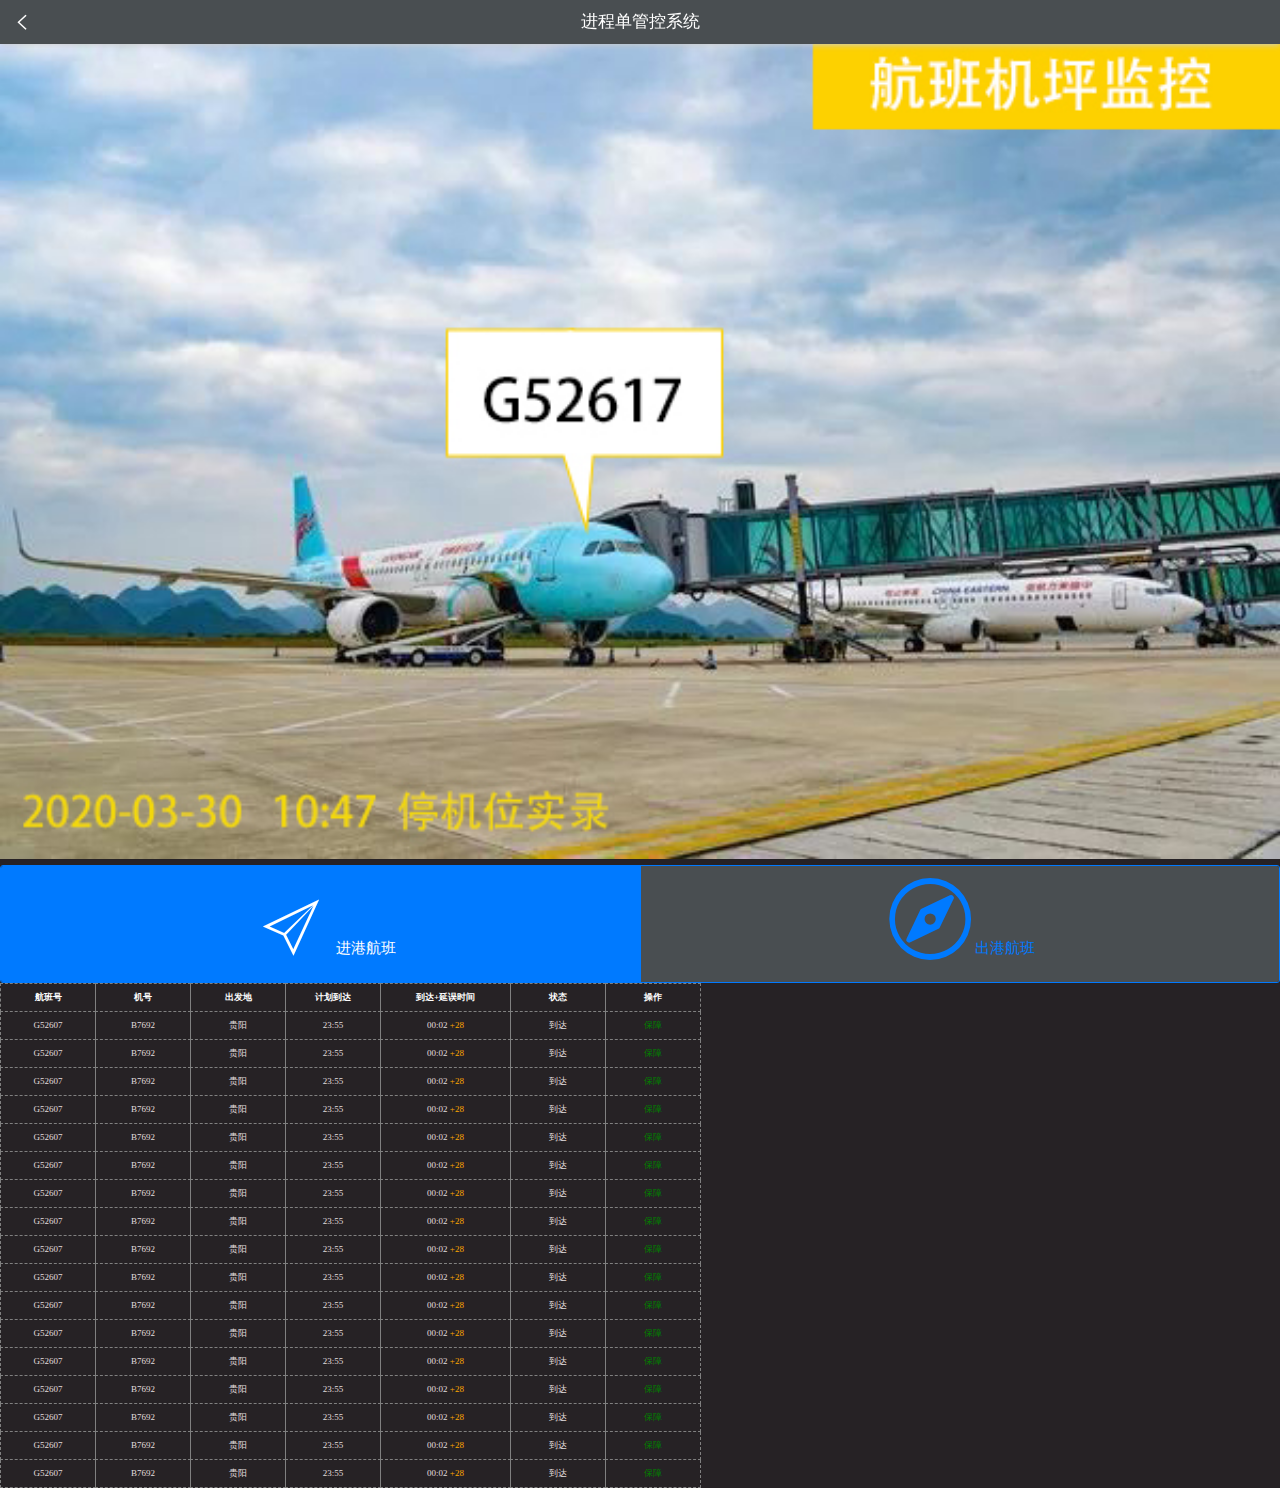
<file: index.html>
﻿<!DOCTYPE html>
<html>
<head>
	<meta charset="utf-8">
	<meta name="viewport" content="width=device-width, initial-scale=1,maximum-scale=1, user-scalable=no">
	<title>进程单管控系统</title>
	<link href="css/mui.min.css?version=vjVersion" rel="stylesheet" type="text/css" />
	<link href="css/app.css?version=vjVersion" rel="stylesheet" type="text/css" />
	<link href="css/icons-extra.css?version=vjVersion" rel="stylesheet" type="text/css" />
	<link href="css/vjpage.css?version=vjVersion" rel="stylesheet" type="text/css" />
	<link href="css/config.css?version=vjVersion" rel="stylesheet" type="text/css" />
</head>
<body data-curpagename="page1" class="body1">
<header id="page1_jPanel1" class="mui-bar mui-bar-nav">
	<span id="page1_jIconfont1" class="mui-icon mui-icon-arrowleft"></span>
	<h1 id="page1_jLabel1" class="mui-title">进程单管控系统</h1>
 
</header>
<div id="page1_jPanel2" class="mui-content">

</div>


 
<img src="rc/jw.jpg" width="100%" alt="">
<div id="page1_jTabControl1" class="mui-segmented-control">
	<a class="mui-control-item mui-active" href="#page1_jTabControl1_tab1">
		<span class="mui-tab-label"><span class="mui-icon mui-icon-paperplane"></span>进港航班</span>
	</a>
	<a class="mui-control-item" href="#page1_jTabControl1_tab2" style="background: #494e51">
		<span class="mui-tab-label"><span class="mui-icon-extra mui-icon-extra-find"></span>出港航班</span>
	</a>
</div>
<div>	
	<div id="page1_jTabControl1_tab1" class="mui-control-content mui-active">
	

		<table id="page1_jTable1" class="table_style1 tablebox" border="1" cellpadding="0" cellspacing="1">
			<tbody><tr class="tableheader">
				<td width="95" height="28">航班号</td>
				<td width="95">机号</td>
				<td width="95">出发地</td>
				<td width="95">计划到达</td>
				<td width="130">到达+延误时间</td>
				<td width="95">状态</td>
				<td width="95">操作</td>
			 
		 
		 <tr>
				<td height="28">G52607</td>
				<td>B7692</td>
				<td>贵阳</td>
				<td>23:55</td>
					<td>00:02 <span style="color:orange">+28</span></td>
						<td>到达</td>
				<td><a href="daoda.html" style="color:green">保障</a></td>
			</tr>
		 <tr>
				<td height="28">G52607</td>
				<td>B7692</td>
				<td>贵阳</td>
				<td>23:55</td>
					<td>00:02 <span style="color:orange">+28</span></td>
						<td>到达</td>
				<td><a href="daoda.html" style="color:green">保障</a></td>
			</tr>
		 <tr>
				<td height="28">G52607</td>
				<td>B7692</td>
				<td>贵阳</td>
				<td>23:55</td>
					<td>00:02 <span style="color:orange">+28</span></td>
						<td>到达</td>
				<td><a href="daoda.html" style="color:green">保障</a></td>
			</tr>
		 <tr>
				<td height="28">G52607</td>
				<td>B7692</td>
				<td>贵阳</td>
				<td>23:55</td>
					<td>00:02 <span style="color:orange">+28</span></td>
						<td>到达</td>
				<td><a href="daoda.html" style="color:green">保障</a></td>
			</tr>
		 <tr>
				<td height="28">G52607</td>
				<td>B7692</td>
				<td>贵阳</td>
				<td>23:55</td>
					<td>00:02 <span style="color:orange">+28</span></td>
						<td>到达</td>
				<td><a href="daoda.html" style="color:green">保障</a></td>
			</tr>
		 <tr>
				<td height="28">G52607</td>
				<td>B7692</td>
				<td>贵阳</td>
				<td>23:55</td>
					<td>00:02 <span style="color:orange">+28</span></td>
						<td>到达</td>
				<td><a href="daoda.html" style="color:green">保障</a></td>
			</tr>
		 <tr>
				<td height="28">G52607</td>
				<td>B7692</td>
				<td>贵阳</td>
				<td>23:55</td>
					<td>00:02 <span style="color:orange">+28</span></td>
						<td>到达</td>
				<td><a href="daoda.html" style="color:green">保障</a></td>
			</tr>
		 <tr>
				<td height="28">G52607</td>
				<td>B7692</td>
				<td>贵阳</td>
				<td>23:55</td>
					<td>00:02 <span style="color:orange">+28</span></td>
						<td>到达</td>
				<td><a href="daoda.html" style="color:green">保障</a></td>
			</tr>
		 <tr>
				<td height="28">G52607</td>
				<td>B7692</td>
				<td>贵阳</td>
				<td>23:55</td>
					<td>00:02 <span style="color:orange">+28</span></td>
						<td>到达</td>
				<td><a href="daoda.html" style="color:green">保障</a></td>
			</tr>
		 <tr>
				<td height="28">G52607</td>
				<td>B7692</td>
				<td>贵阳</td>
				<td>23:55</td>
					<td>00:02 <span style="color:orange">+28</span></td>
						<td>到达</td>
				<td><a href="daoda.html" style="color:green">保障</a></td>
			</tr>
		 <tr>
				<td height="28">G52607</td>
				<td>B7692</td>
				<td>贵阳</td>
				<td>23:55</td>
					<td>00:02 <span style="color:orange">+28</span></td>
						<td>到达</td>
				<td><a href="daoda.html" style="color:green">保障</a></td>
			</tr>
		 <tr>
				<td height="28">G52607</td>
				<td>B7692</td>
				<td>贵阳</td>
				<td>23:55</td>
					<td>00:02 <span style="color:orange">+28</span></td>
						<td>到达</td>
				<td><a href="daoda.html" style="color:green">保障</a></td>
			</tr>
		 <tr>
				<td height="28">G52607</td>
				<td>B7692</td>
				<td>贵阳</td>
				<td>23:55</td>
					<td>00:02 <span style="color:orange">+28</span></td>
						<td>到达</td>
				<td><a href="daoda.html" style="color:green">保障</a></td>
			</tr>
		 <tr>
				<td height="28">G52607</td>
				<td>B7692</td>
				<td>贵阳</td>
				<td>23:55</td>
					<td>00:02 <span style="color:orange">+28</span></td>
						<td>到达</td>
				<td><a href="daoda.html" style="color:green">保障</a></td>
			</tr>
		 <tr>
				<td height="28">G52607</td>
				<td>B7692</td>
				<td>贵阳</td>
				<td>23:55</td>
					<td>00:02 <span style="color:orange">+28</span></td>
						<td>到达</td>
				<td><a href="daoda.html" style="color:green">保障</a></td>
			</tr>
		 <tr>
				<td height="28">G52607</td>
				<td>B7692</td>
				<td>贵阳</td>
				<td>23:55</td>
					<td>00:02 <span style="color:orange">+28</span></td>
						<td>到达</td>
				<td><a href="daoda.html" style="color:green">保障</a></td>
			</tr>
		 <tr>
				<td height="28">G52607</td>
				<td>B7692</td>
				<td>贵阳</td>
				<td>23:55</td>
					<td>00:02 <span style="color:orange">+28</span></td>
						<td>到达</td>
				<td><a href="daoda.html" style="color:green">保障</a></td>
			</tr>
		 
	 
		</tbody></table>
	</div>
	<div id="page1_jTabControl1_tab2" class="mui-control-content">
	
<table id="page1_jTable1" class="table_style1 tablebox" border="1" cellpadding="0" cellspacing="1">
			<tbody><tr class="tableheader">
				<td width="95" height="28">航班号</td>
				<td width="95">机号</td>
				<td width="95">目的地</td>
				<td width="95">计划起飞</td>
				<td width="130">起飞+延误时间</td>
				<td width="95">状态</td>
				<td width="95">操作</td>
			</tr>
			<tr>
				<td height="28">EU2213</td>
				<td>B6907</td>
				<td>深圳</td>
				<td>18:25</td>
					<td>18:25 <span style="color:orange">+24</span></td>
						<td>到达</td>
				<td><a href="qifei.html" style="color:green">保障</a></td>
			</tr>
	 	<tr>
				<td height="28">EU2213</td>
				<td>B6907</td>
				<td>深圳</td>
				<td>18:25</td>
					<td>18:25 <span style="color:orange">+24</span></td>
						<td>到达</td>
				<td><a href="qifei.html" style="color:green">保障</a></td>
			</tr>
				<tr>
				<td height="28">EU2213</td>
				<td>B6907</td>
				<td>深圳</td>
				<td>18:25</td>
					<td>18:25 <span style="color:orange">+24</span></td>
						<td>到达</td>
				<td><a href="qifei.html" style="color:green">保障</a></td>
			</tr>
				<tr>
				<td height="28">EU2213</td>
				<td>B6907</td>
				<td>深圳</td>
				<td>18:25</td>
					<td>18:25 <span style="color:orange">+24</span></td>
						<td>到达</td>
				<td><a href="qifei.html" style="color:green">保障</a></td>
			</tr>
				<tr>
				<td height="28">EU2213</td>
				<td>B6907</td>
				<td>深圳</td>
				<td>18:25</td>
					<td>18:25 <span style="color:orange">+24</span></td>
						<td>到达</td>
				<td><a href="qifei.html" style="color:green">保障</a></td>
			</tr>
				<tr>
				<td height="28">EU2213</td>
				<td>B6907</td>
				<td>深圳</td>
				<td>18:25</td>
					<td>18:25 <span style="color:orange">+24</span></td>
						<td>到达</td>
				<td><a href="qifei.html" style="color:green">保障</a></td>
			</tr>
				<tr>
				<td height="28">EU2213</td>
				<td>B6907</td>
				<td>深圳</td>
				<td>18:25</td>
					<td>18:25 <span style="color:orange">+24</span></td>
						<td>到达</td>
				<td><a href="qifei.html" style="color:green">保障</a></td>
			</tr>
				<tr>
				<td height="28">EU2213</td>
				<td>B6907</td>
				<td>深圳</td>
				<td>18:25</td>
					<td>18:25 <span style="color:orange">+24</span></td>
						<td>到达</td>
				<td><a href="qifei.html" style="color:green">保障</a></td>
			</tr>
				<tr>
				<td height="28">EU2213</td>
				<td>B6907</td>
				<td>深圳</td>
				<td>18:25</td>
					<td>18:25 <span style="color:orange">+24</span></td>
						<td>到达</td>
				<td><a href="qifei.html" style="color:green">保障</a></td>
			</tr>
				<tr>
				<td height="28">EU2213</td>
				<td>B6907</td>
				<td>深圳</td>
				<td>18:25</td>
					<td>18:25 <span style="color:orange">+24</span></td>
						<td>到达</td>
				<td><a href="qifei.html" style="color:green">保障</a></td>
			</tr>
				<tr>
				<td height="28">EU2213</td>
				<td>B6907</td>
				<td>深圳</td>
				<td>18:25</td>
					<td>18:25 <span style="color:orange">+24</span></td>
						<td>到达</td>
				<td><a href="qifei.html" style="color:green">保障</a></td>
			</tr>
				<tr>
				<td height="28">EU2213</td>
				<td>B6907</td>
				<td>深圳</td>
				<td>18:25</td>
					<td>18:25 <span style="color:orange">+24</span></td>
						<td>到达</td>
				<td><a href="qifei.html" style="color:green">保障</a></td>
			</tr>
				<tr>
				<td height="28">EU2213</td>
				<td>B6907</td>
				<td>深圳</td>
				<td>18:25</td>
					<td>18:25 <span style="color:orange">+24</span></td>
						<td>到达</td>
				<td><a href="qifei.html" style="color:green">保障</a></td>
			</tr>
	 
		</tbody></table>


	</div>
	</div>
<!-- <nav id="page1_jNavigation1" class="navbar_style3 mui-slider-indicator mui-segmented-control navbar" data-col="4">
	<a id="page1_jNavigation1_item1" class="mui-control-item mui-active" href="#">
		<span class="mui-tab-label"><span class="mui-icon mui-icon-home"></span><div>首页</div></span>
	</a>
	<a id="page1_jNavigation1_item2" class="mui-control-item" href="#">
		<span class="mui-tab-label"><span class="mui-icon mui-icon-chatboxes"></span><div>消息</div></span>
	</a>
	<a id="page1_jNavigation1_item3" class="mui-control-item" href="#">
		<span class="mui-tab-label"><span class="mui-icon mui-icon-camera"></span><div>拍照</div></span>
	</a>
	<a id="page1_jNavigation1_item4" class="mui-control-item" href="#">
		<span class="mui-tab-label"><span class="mui-icon mui-icon-person"></span><div>我的</div></span>
	</a>
</nav> -->


</body>

<script type="text/javascript" src="js/jquery.min.js?version=vjVersion"></script>
<script type="text/javascript" src="js/mui.min.js?version=vjVersion"></script>
<script type="text/javascript" src="js/navigation.js?version=vjVersion"></script>
<script type="text/javascript" src="page1.js?version=vjVersion"></script>
<script type="text/javascript">
</script>
</html>
</file>
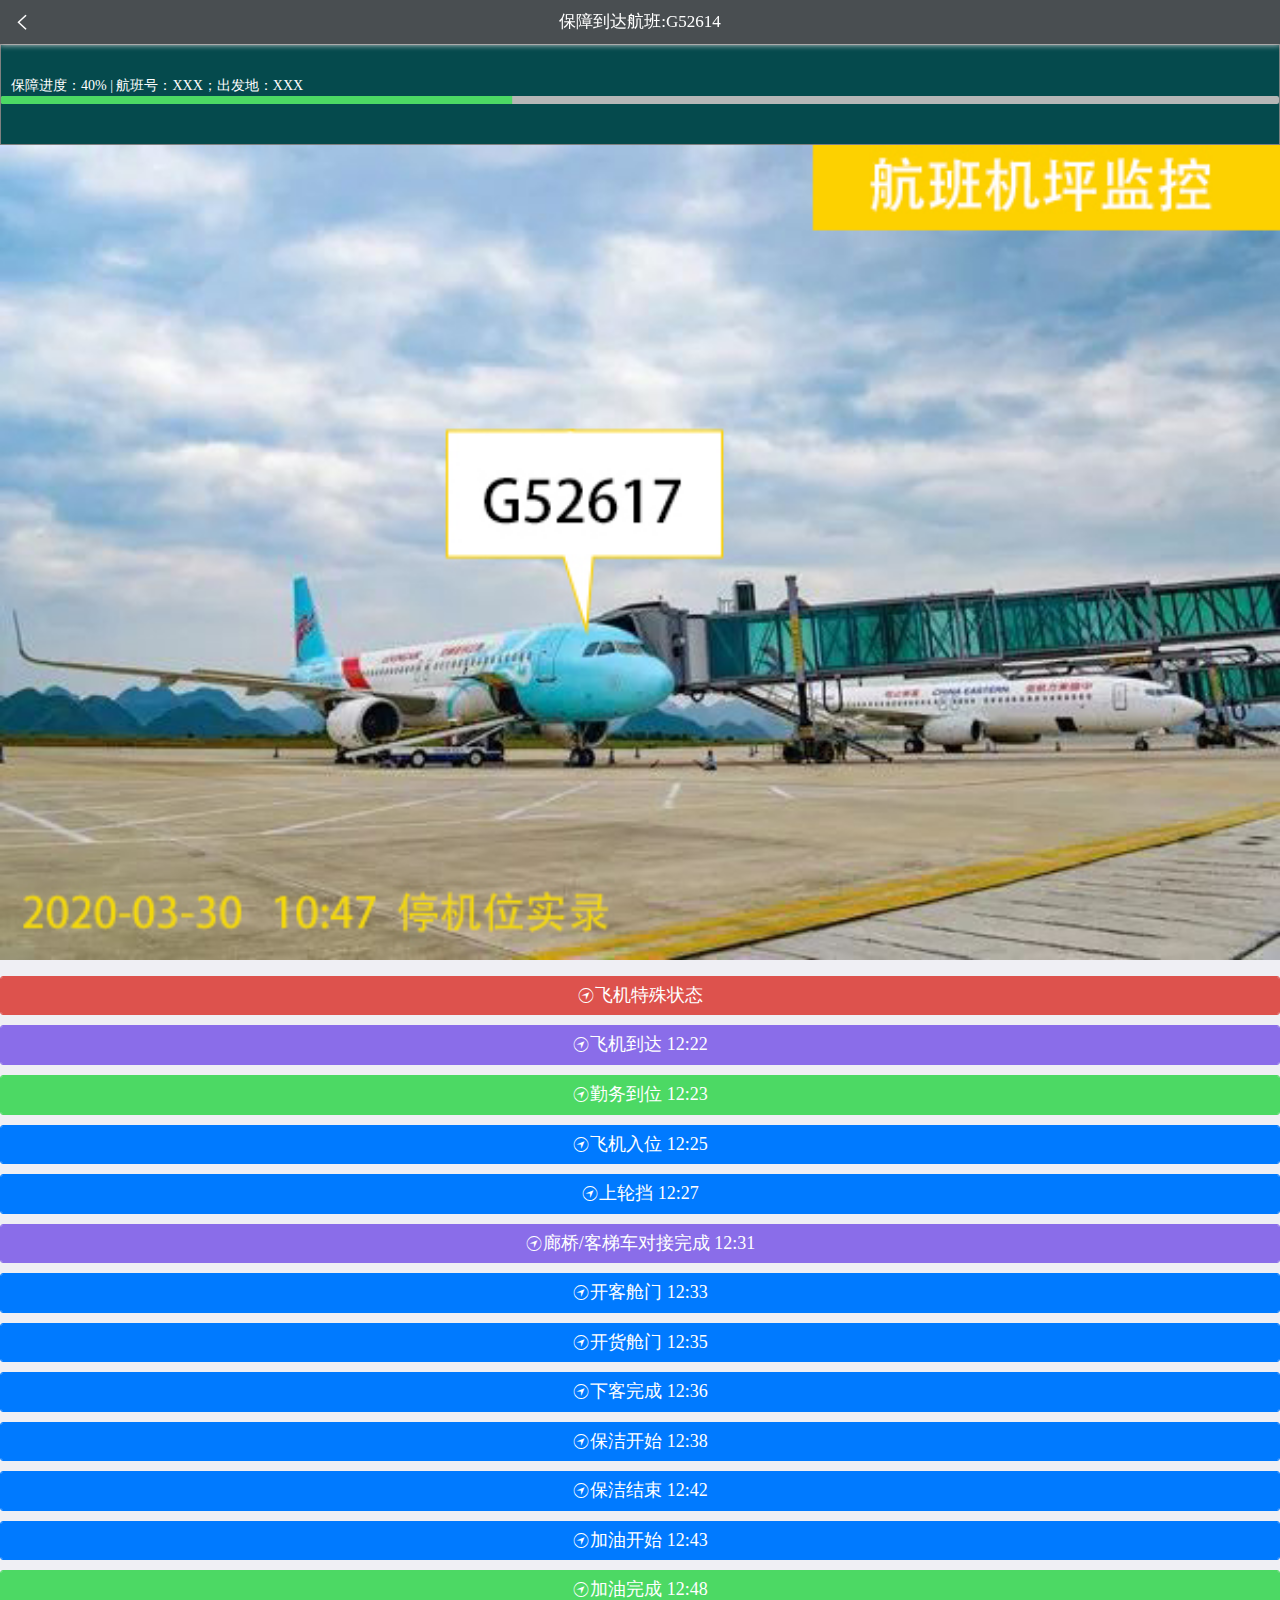
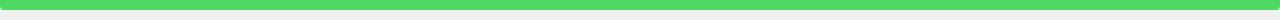
<file: daoda.html>
﻿<!DOCTYPE html>
<html>
<head>
	<meta charset="utf-8">
	<meta name="viewport" content="width=device-width, initial-scale=1,maximum-scale=1, user-scalable=no">
	<title>进程单保障系统</title>
	<link href="css/mui.min.css" rel="stylesheet" type="text/css" />
	<link href="css/app.css" rel="stylesheet" type="text/css" />
	<link href="css/icons-extra.css" rel="stylesheet" type="text/css" />
	<link href="css/vjpage.css" rel="stylesheet" type="text/css" />
	<link href="css/config.css" rel="stylesheet" type="text/css" />
 

</head>
<body data-curpagename="page1" >

<header id="page1_jPanel1" class="mui-bar mui-bar-nav">
	<a href="javascript:history.go(-1)"><span id="page1_jIconfont1" class="mui-icon mui-icon-arrowleft"></span></a>
	<h1 id="page1_jLabel1" class="mui-title">保障到达航班:G52614</h1>
	 
</header>
<div id="page1_jPanel2" class="mui-content">

</div>
<script type="text/javascript">  
	mui("#page1_jProgressBar1").progressbar({progress:40}).show();

			</script>

<div class="cocoprocess2"><span style="color:white;margin-left: 10px;">保障进度：40% | 航班号：XXX；出发地：XXX</span>
	<div id="page1_jProgressBar1" class="mui-progressbar" >
	<span></span>
</div>
</div>
 
<img src="rc/jw.jpg" width="100%" alt="">
 
<div >	
	<div id="page1_jTabControl1_tab1" class="mui-control-content mui-active" >
	 
<p></p>
 
	<a href="process_in.html">	<button id="page1_jButton1" type="button" class="mui-btn mui-btn-danger btnsize_default mui-pull-left mui-btn-block" ><span class="mui-icon mui-icon-navigate" ></span>飞机特殊状态</button></a>
 
	<!-- 		<button id="page1_jButton1" type="button" class="mui-btn   btnsize_default mui-pull-left mui-btn-block" style="background: gray;color:white"><span class="mui-icon mui-icon-navigate"></span>飞机特殊状态</button> -->
 



 
		<button id="page1_jButton2" type="button" class="mui-btn mui-btn-royal btnsize_default mui-pull-left mui-btn-block"><span class="mui-icon mui-icon-navigate"></span>飞机到达 12:22</button>
 


 
		<!-- <button id="page1_jButton2" type="button" class="mui-btn   btnsize_default mui-pull-left mui-btn-block"  style="background: gray;color:white"><span class="mui-icon mui-icon-navigate"></span>飞机到达 12:22</button>
  -->


		<button id="page1_jButton3" type="button" class="mui-btn mui-btn-success btnsize_default mui-pull-left mui-btn-block"><span class="mui-icon mui-icon-navigate"></span>勤务到位  12:23 </button>


		<button id="page1_jButton4" type="button" class="mui-btn mui-btn-primary btnsize_default mui-pull-left mui-btn-block"><span class="mui-icon mui-icon-navigate"></span>飞机入位  12:25</button>
		<button id="page1_jButton5" type="button" class="mui-btn mui-btn-primary btnsize_default mui-pull-left mui-btn-block"><span class="mui-icon mui-icon-navigate"></span>上轮挡  12:27</button>
		<button id="page1_jButton6" type="button" class="mui-btn mui-btn-royal btnsize_default mui-pull-left mui-btn-block"><span class="mui-icon mui-icon-navigate"></span>廊桥/客梯车对接完成  12:31</button>
		<button id="page1_jButton7" type="button" class="mui-btn mui-btn-primary btnsize_default mui-pull-left mui-btn-block"><span class="mui-icon mui-icon-navigate"></span>开客舱门 12:33</button>
		<button id="page1_jButton8" type="button" class="mui-btn mui-btn-primary btnsize_default mui-pull-left mui-btn-block"><span class="mui-icon mui-icon-navigate"></span>开货舱门 12:35</button>
		<button id="page1_jButton9" type="button" class="mui-btn mui-btn-primary btnsize_default mui-pull-left mui-btn-block"><span class="mui-icon mui-icon-navigate"></span>下客完成 12:36</button>
		<button id="page1_jButton10" type="button" class="mui-btn mui-btn-primary btnsize_default mui-pull-left mui-btn-block"><span class="mui-icon mui-icon-navigate"></span>保洁开始 12:38</button>
		<button id="page1_jButton11" type="button" class="mui-btn mui-btn-primary btnsize_default mui-pull-left mui-btn-block"><span class="mui-icon mui-icon-navigate"></span>保洁结束 12:42</button>
		<button id="page1_jButton12" type="button" class="mui-btn mui-btn-primary btnsize_default mui-pull-left mui-btn-block"><span class="mui-icon mui-icon-navigate"></span>加油开始 12:43</button>
		<button id="page1_jButton13" type="button" class="mui-btn mui-btn-success btnsize_default mui-pull-left mui-btn-block"><span class="mui-icon mui-icon-navigate"></span>加油完成 12:48</button>
	
	</div>
	
	</div>

	 


</body>




<script type="text/javascript" src="js/jquery.min.js"></script>
<script type="text/javascript" src="js/mui.min.js"></script>
<script type="text/javascript" src="js/navigation.js"></script>
<script type="text/javascript" src="page1.js"></script>

  <script type="text/javascript">  
	mui("#page1_jProgressBar1").progressbar({progress:40}).show();

			</script>
</html>
</file>
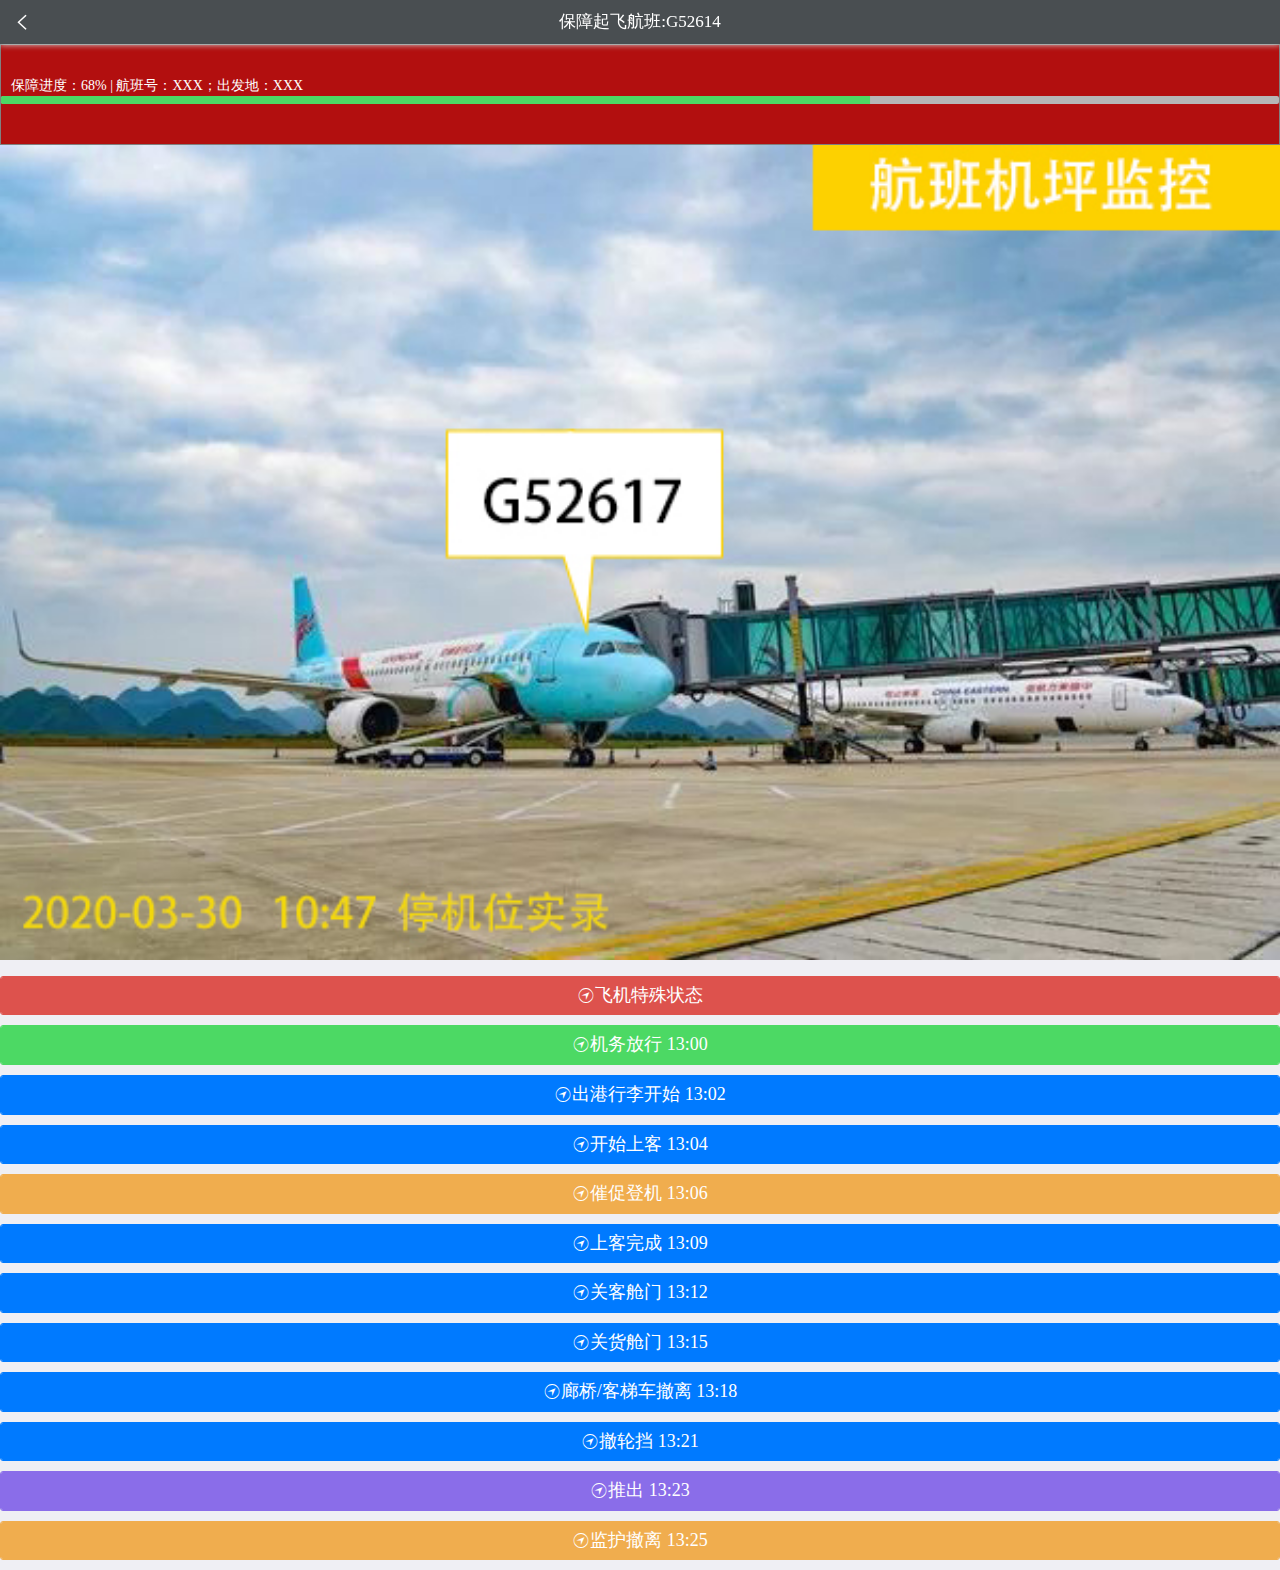
<file: qifei.html>
﻿<!DOCTYPE html>
<html>
<head>
	<meta charset="utf-8">
	<meta name="viewport" content="width=device-width, initial-scale=1,maximum-scale=1, user-scalable=no">
	<title>进程单保障系统</title>
	<link href="css/mui.min.css" rel="stylesheet" type="text/css" />
	<link href="css/app.css" rel="stylesheet" type="text/css" />
	<link href="css/icons-extra.css" rel="stylesheet" type="text/css" />
	<link href="css/vjpage.css" rel="stylesheet" type="text/css" />
	<link href="css/config.css" rel="stylesheet" type="text/css" />
   

</head>
<body data-curpagename="page1" >

<header id="page1_jPanel1" class="mui-bar mui-bar-nav">
	<a href="javascript:history.go(-1)"><span id="page1_jIconfont1" class="mui-icon mui-icon-arrowleft"></span></a>
	<h1 id="page1_jLabel1" class="mui-title">保障起飞航班:G52614</h1>
	 
</header>
<div id="page1_jPanel2" class="mui-content">

</div>


<div class="cocoprocess"><span style="color:white;margin-left: 10px;">保障进度：68% | 航班号：XXX；出发地：XXX</span>
	<div id="page1_jProgressBar1" class="mui-progressbar"  >
	<span></span>
</div>
</div>
 

<img src="rc/jw.jpg" width="100%" alt="">



<div>	
	<div id="page1_jTabControl1_tab1" class="mui-control-content mui-active" >
	 
<p></p>
 
		<a href="process_in.html">	<button id="page1_jButton1" type="button" class="mui-btn mui-btn-danger btnsize_default mui-pull-left mui-btn-block" ><span class="mui-icon mui-icon-navigate" ></span>飞机特殊状态</button></a>
		<button id="page1_jButton25" type="button" class="mui-btn mui-btn-success btnsize_default mui-pull-left mui-btn-block"><span class="mui-icon mui-icon-navigate"></span>机务放行 13:00</button>
		<button id="page1_jButton15" type="button" class="mui-btn mui-btn-primary btnsize_default mui-pull-left mui-btn-block"><span class="mui-icon mui-icon-navigate"></span>出港行李开始 13:02</button>
		<button id="page1_jButton16" type="button" class="mui-btn mui-btn-primary btnsize_default mui-pull-left mui-btn-block"><span class="mui-icon mui-icon-navigate"></span>开始上客 13:04</button>
		<button id="page1_jButton17" type="button" class="mui-btn mui-btn-warning btnsize_default mui-pull-left mui-btn-block"><span class="mui-icon mui-icon-navigate"></span>催促登机 13:06</button>
		<button id="page1_jButton18" type="button" class="mui-btn mui-btn-primary btnsize_default mui-pull-left mui-btn-block"><span class="mui-icon mui-icon-navigate"></span>上客完成 13:09</button>
		<button id="page1_jButton19" type="button" class="mui-btn mui-btn-primary btnsize_default mui-pull-left mui-btn-block"><span class="mui-icon mui-icon-navigate"></span>关客舱门  13:12</button>
		<button id="page1_jButton20" type="button" class="mui-btn mui-btn-primary btnsize_default mui-pull-left mui-btn-block"><span class="mui-icon mui-icon-navigate"></span>关货舱门  13:15</button>
		<button id="page1_jButton21" type="button" class="mui-btn mui-btn-primary btnsize_default mui-pull-left mui-btn-block"><span class="mui-icon mui-icon-navigate"></span>廊桥/客梯车撤离   13:18</button>
		<button id="page1_jButton22" type="button" class="mui-btn mui-btn-primary btnsize_default mui-pull-left mui-btn-block"><span class="mui-icon mui-icon-navigate"></span>撤轮挡   13:21</button>
		<button id="page1_jButton23" type="button" class="mui-btn mui-btn-royal btnsize_default mui-pull-left mui-btn-block"><span class="mui-icon mui-icon-navigate"></span>推出  13:23</button>
		<button id="page1_jButton24" type="button" class="mui-btn mui-btn-warning btnsize_default mui-pull-left mui-btn-block"><span class="mui-icon mui-icon-navigate"></span>监护撤离   13:25</button>
	</div>
 
	</div>

	 


</body>




<script type="text/javascript" src="js/jquery.min.js"></script>
<script type="text/javascript" src="js/mui.min.js"></script>
<script type="text/javascript" src="js/navigation.js"></script>
<script type="text/javascript" src="page1.js"></script>

 <script type="text/javascript">  
	mui("#page1_jProgressBar1").progressbar({progress:68}).show();

			</script>
</html>
</file>
<file: css/app.css>
﻿/*
 *这是单独为hello mui准备的个性化css，可以覆盖标准mui的css定义；
 * 在实际项目开发时，建议为App单独写一个css文件，从而实现项目的自定义皮肤功能；
 * 
 * */
 body,.mui-input-row label,input, select, textarea{font-family:"微软雅黑", "宋体", "楷体";}
 body,input, select, textarea,.mui-input-row select	{font-size:14px;}
 

.mui-row.mui-fullscreen>[class*="mui-col-"] {
	height: 100%;
}
.mui-col-xs-3,
.mui-control-content {
	overflow-y: auto;
	height: 100%;
}

.mui-segmented-control .mui-control-item {
	line-height:1.1;
	padding:1vh 1vw;	
	width: 100%;
}
.mui-segmented-control.mui-segmented-control-inverted .mui-control-item.mui-active {
	background-color: #fff;
}

.mui-icon-extra .mui-badge {
    font-size: 10px;
    line-height: 1.4;
    position: absolute;
    top: -2px;
    left: 100%;
    margin-left: -10px;
    padding: 1px 5px;
    color: #fff;
    background: red;
}
.mui-bar-tab .mui-tab-item .mui-icon-extra {
    top: 3px;
    width: 24px;
    height: 24px;
    padding-top: 0;
    padding-bottom: 0;
}
.mui-bar .mui-icon-extra {
    font-size: 24px;
    position: relative;
    z-index: 20;
    padding-top: 10px;
    padding-bottom: 10px;
}
.mui-bar-tab .mui-tab-item .mui-icon-extra~.mui-tab-label {
    font-size: 11px;
    display: block;
} 

/*以下是muireset*/
.mui-content h3{}
.mui-content h4{}
.mui-content h5,.mui-content h6{ line-height:24px; margin-top:10px;}
.mui-card-media{ color:inherit}
a.mui-navigate-right{ display: block; position: relative;}
.mui-table-view-chevron .mui-table-view-cell{padding-right: 35px;}
.mui-table-view-chevron .mui-table-view-chevron .mui-table-view-cell{padding-right: 65px;}
.mui-table-view-chevron .mui-table-view-cell>a:not(.mui-btn){margin-right:-35px;}
.mui-table-view-chevron .mui-table-view-chevron .mui-table-view-cell>a:not(.mui-btn){margin-right:-65px;}
.mui-table-view-cell.mui-collapse .mui-table-view.mui-table-view-chevron{margin-right:-35px;}
.mui-table-view-cell.mui-collapse .mui-collapse-content{ margin:11px -35px -11px -15px}
.mui-table-view-cell.mui-collapse .mui-table-view .mui-table-view-cell{ padding-left:15px;}

.mui-table-view-cell.mui-collapse .mui-table-view .mui-table-view-cell:after{ left:0px;}
/*fpgcpcmpntsg*/
p.vjtext{ line-height:1.5; background-color:transparent}
li.mui-table-view-cell label{  font-weight:100; min-width:35%; margin:0px; float:left}/*列表里H4作为标题样式*/
li.mui-table-view-cell .mui-input-row label{padding:0px; line-height:21px;}
li.mui-table-view-cell label~.vjtext{ color:#555; line-height:21px;}
li.mui-table-view-cell .mui-input-row input,li.mui-table-view-cell .mui-input-row .mui-numbox{padding:0px; line-height:21px; height:auto}
li.mui-table-view-cell .mui-input-row .mui-numbox{ margin:auto;}
li.mui-table-view-cell .mui-input-row .mui-input-clear~.mui-icon-clear, li.mui-table-view-cell .mui-input-row .mui-input-password~.mui-icon-eye, li.mui-table-view-cell .mui-input-row .mui-input-speech~.mui-icon-speech{top:auto}
li.mui-table-view-cell.mui-collapse a{ font-size:14px;}
li.mui-table-view-cell.mui-collapse.mui-active a{ font-weight:700}
/*透明*/
.vjtransparent{ background:transparent;}

.table_style1{

    font-size: 9px;
    color:#e1dede;
    text-align: center;
    border: 1px sloid gray;
}
.table_style1 tr{
 
    border: 1px dashed gray;
}
.tableheader{
    color:white;
    font-weight:bold;

}
.body1{

    background: #262225;
}
.cocoprocess{
margin-top:0px; 
    padding: 30px 0 40px 0;
    border: 1px solid gray;
    background: #b20f0f;
}
.cocoprocess2{
margin-top:0px; 
    padding: 30px 0 40px 0;
    border: 1px solid gray;
    background: #054a4d;
}
</file>
<file: css/icons-extra.css>
@font-face {
    font-family: MuiiconSpread;
    font-weight: normal;
    font-style: normal;
    src:  url('../fonts/mui-icons-extra.ttf') format('truetype'); /* iOS 4.1- */
}
.mui-icon-extra
{
    font-family: MuiiconSpread;
    font-size: 24px;
    font-weight: normal;
    font-style: normal;
    line-height: 1;
    display: inline-block;
    text-decoration: none;
    -webkit-font-smoothing: antialiased;
}
.mui-icon-extra-cold:before { content: "\e500"; }
.mui-icon-extra-share:before { content: "\e200"; }
.mui-icon-extra-class:before { content: "\e118"; }
.mui-icon-extra-custom:before { content: "\e117"; }
.mui-icon-extra-new:before { content: "\e103"; }
.mui-icon-extra-card:before { content: "\e104"; }
.mui-icon-extra-grech:before { content: "\e105"; }
.mui-icon-extra-trend:before { content: "\e106"; }
.mui-icon-extra-filter:before { content: "\e207"; }
.mui-icon-extra-holiday:before { content: "\e300"; }
.mui-icon-extra-cart:before { content: "\e107"; }
.mui-icon-extra-heart:before { content: "\e180"; }
.mui-icon-extra-computer:before { content: "\e600"; }
.mui-icon-extra-express:before { content: "\e108"; }
.mui-icon-extra-gift:before { content: "\e109"; }
.mui-icon-extra-gold:before { content: "\e102"; }
.mui-icon-extra-lamp:before { content: "\e601"; }
.mui-icon-extra-rank:before { content: "\e110"; }
.mui-icon-extra-notice:before { content: "\e111"; }
.mui-icon-extra-sweep:before { content: "\e202"; }
.mui-icon-extra-arrowleftcricle:before { content: "\e401"; }
.mui-icon-extra-dictionary:before { content: "\e602"; }
.mui-icon-extra-heart-filled:before { content: "\e119"; }
.mui-icon-extra-xiaoshuo:before { content: "\e607"; }
.mui-icon-extra-top:before { content: "\e403"; }
.mui-icon-extra-people:before { content: "\e203"; }
.mui-icon-extra-topic:before { content: "\e603"; }
.mui-icon-extra-hotel:before { content: "\e301"; }
.mui-icon-extra-like:before { content: "\e206"; }
.mui-icon-extra-regist:before { content: "\e201"; }
.mui-icon-extra-order:before { content: "\e113"; }
.mui-icon-extra-alipay:before { content: "\e114"; }
.mui-icon-extra-find:before { content: "\e400"; }
.mui-icon-extra-arrowrightcricle:before { content: "\e402"; }
.mui-icon-extra-calendar:before { content: "\e115"; }
.mui-icon-extra-prech:before { content: "\e116"; }
.mui-icon-extra-cate:before { content: "\e501"; }
.mui-icon-extra-comment:before { content: "\e209"; }
.mui-icon-extra-at:before { content: "\e208"; }
.mui-icon-extra-addpeople:before { content: "\e204"; }
.mui-icon-extra-peoples:before { content: "\e205"; }
.mui-icon-extra-calc:before { content: "\e101"; }
.mui-icon-extra-classroom:before { content: "\e604"; }
.mui-icon-extra-phone:before { content: "\e404"; }
.mui-icon-extra-university:before { content: "\e605"; }
.mui-icon-extra-outline:before { content: "\e606"; }
</file>
<file: css/vjpage.css>
@charset "utf-8";

/*---------------------button.css------------------*/
/* CSS Document */
.btnsize_default{padding-top:5px;padding-bottom:8px;}
.btnsize_big{padding:12px 16px; font-size:16px;}
.btnsize_small{padding-top:3px;padding-bottom:3px;}
	
.mui-btn-block.btnsize_default{padding-top:6px;padding-bottom:6px; }
.mui-btn-block.btnsize_big{padding-top:15px;padding-bottom:15px;font-size:18px;}
.mui-btn-block.btnsize_small{padding-top:3px;padding-bottom:3px;}

.mui-bar-footer .btnsize_default{ line-height:32px;}
.mui-bar-footer .btnsize_big{ line-height:32px;}
.mui-bar-footer .btnsize_small{ line-height:32px;}

.vjinputbtn{
	position: absolute;
    right: 2px;
    line-height: 1;
    margin-top: 6px;
    border: none;
    background-color: #eee;
}
.vjinputbtn.act{background-color: #3f6;}
.vjtransp_w,.vjtransp_b{border-radius:0; border-bottom:none; border-top:none;border-left:none; border-right:solid; border-width:1px;}
.vjtransp_w { background-color:rgba(255,255,255,.1); border-color:rgba(255,255,255,.5);color:#ffffff; }
.vjtransp_b { background-color:rgba(0,0,0,.06); border-color:rgba(0,0,0,.3);color:#000000;}
.mui-pull-right.vjtransp_w,.mui-pull-right.vjtransp_b{ border-right:none; }
.mui-pull-right.vjtransp_w {border-left:solid 1px rgba(255,255,255,.5);}
.mui-pull-right.vjtransp_b {border-left:solid 1px rgba(0,0,0,.3);}

.mui-btn-link.mui-btn-primary, .mui-btn-link.mui-btn-blue{color:#000aff}
.mui-btn-link.mui-btn-positive, .mui-btn-link.mui-btn-success, .mui-btn-link.mui-btn-green{color:#4cd964}
.mui-btn-link.mui-btn-warning, .mui-btn-link.mui-btn-yellow{color:#f0ad4e}
.mui-btn-link.mui-btn-negative, .mui-btn-link.mui-btn-danger, .mui-btn-link.mui-btn-red{color:#dd524d}
.mui-btn-link.mui-btn-royal, .mui-btn-link.mui-btn-purple{color:#8a6de9}
.mui-btn-link.mui-btn-grey{color:#ffffff}
.mui-bar .mui-btn-link{ color:#ffffff}
.mui-bar .mui-btn-link:enabled:active{ border:none}

/*---------------------timage.css------------------*/
/* CSS Document */
.Timage{
	
}
.Timageaoto
{
width:100%
}

/*---------------------ComboBox.css------------------*/
/* CSS Document */
.mui-content select{    
	font-size: 14px;
    padding: 8px;
}

/*---------------------Panel.css------------------*/
/* CSS Document */
/* 块定义---------------------------------------------------------------------------------------------------------- */
.Panel_c{
	
}

.vjcenterpanel { margin:auto}
header .vjcenterpanel { position:absolute;left:40px; right:40px;}
/*.vjcenterpanel h1,.vjcenterpanel h2,.vjcenterpanel h3,.vjcenterpanel h4,.vjcenterpanel h5,.vjcenterpanel h6,.vjcenterpanel p,.vjcenterpanel { text-align:center}*/
.vjcenterpanel .mui-btn-block{ padding:5px; margin-top:10px;}
.mui-bar-footer{position: fixed; z-index: 10;right: 0; left: 0;height: 44px;border-bottom: 0; padding-right:0px;}
.mui-bar-footer .vjtransp_b,.mui-bar-footer .vjtransp_w{  border:none; background-color:transparent;}
.mui-bar .vjtransp_b,.mui-bar .vjtransp_w{top:0px;}

/*圆角样式*/
.vjradius_s,.vjradius_s .mui-popup-inner{ border-radius:3px}
.vjradius_no,.vjradius_no .mui-popup-inner{ border-radius:0px}
.vjradius_m,.vjradius_m .mui-popup-inner{ border-radius:10px}
.vjradius_l,.vjradius_l .mui-popup-inner{ border-radius:20px}
.vjradius_c,.vjradius_c .mui-popup-inner{border-radius:50%;text-algin:center}

/*强制圆形*/
.vj_circular,.vj_circular .mui-popup-inner{border-radius:50%; overflow:hidden;}

/*遮罩样式*/
.vjmaskbox{ height:100%; width:100%; background:rgba(0,0,0,.4); position:fixed; left:0px; top:0px; 
    right: 0; bottom: 0;z-index:999;-webkit-transition-duration: 400ms;
    transition-duration: 400ms;}




/*---------------------PopPanel.css------------------*/
/* CSS Document */
/* 弹出定义---------------------------------------------------------------------------------------------------------- */
/*浮动窗口的样式*/
.Poppanel.Poppanel-in {
    display: block;
    -webkit-transition-duration: 400ms;
    transition-duration: 400ms;
    -webkit-transform: translate3d(-50%,-50%,0) scale(1);
    transform: translate3d(-50%,-50%,0) scale(1);
    opacity: 1;
    background-color:#FFF;
}
.Poppanel {
    position: fixed;
    z-index: 10000;
    top: 50%;
    left: 50%;
    display: none;
    overflow: hidden;
    width: 270px;
    -webkit-transition-property: -webkit-transform,opacity;
    transition-property: transform,opacity;
    -webkit-transform: translate3d(-50%,-50%,0) scale(1.185);
    transform: translate3d(-50%,-50%,0) scale(1.185);   
    opacity: 0;
    color: #000;
}

/*---------------------Turns.css------------------*/
/* CSS Document */
/* 块定义---------------------------------------------------------------------------------------------------------- */
.vjdistitle .mui-slider-title{ display:none}
.mui-fullscreen .mui-slider-title{top:15%; width:200px; border-radius:50%; margin-left:50%; left:-100px; border:#ffffff solid 1px; text-align:center; font-size:2em; ba
none; background-color:transparent; height:200px; color:#fff; line-height:200px; background-color:rgba(0,0,0,.1)}

/*---------------------navbar.css------------------*/
﻿/*之前默认为边框型*/

.navbar .mui-control-item,.navbar.mui-segmented-control{position: relative; overflow: initial;}
.navbar ul,.navbar li{ list-style:none; padding:0; margin:0}
.navbar {z-index: 10;}
nav.navbar.mui-segmented-control{ position:fixed; bottom:0px}
.mui-segmented-control li .mui-control-item { width:1%}
.mui-segmented-control.mui-segmented-control-inverted .mui-control-item:after{content:''; display:block;height:2px;  width:100%}
.mui-segmented-control.mui-segmented-control-inverted a.mui-control-item.mui-active:after{ display:none;}

.navbar .mui-icon,.navbar .mui-icon-extra{ position:relative}
.navbar .mui-tab-label{font-size:3vw;}
.navbar .mui-tab-label label{font-size:4vw;}
.mui-icon, .mui-icon-extra{ border:none;font-size:7vw}
.mui-slider-indicator .mui-icon,.mui-slider-indicator .mui-icon-extra{ border:none;font-size:7vw}
.nav-inline.mui-slider-indicator .mui-icon,.nav-inline.mui-slider-indicator .mui-icon-extra{ font-size:5.5vw}

.mui-segmented-control div{ line-height:1.4;}
.nav-inline label{ display:inline-block; margin-left:5px;}


.navbar_style1{border:none}/*有底无框型*/
.navbar_style1 .mui-control-item{ line-height:1;vertical-align:middle}
.navbar_style1.mui-segmented-control .mui-control-item{border:none}
.navbar_style1.mui-slider-indicator .mui-icon{ line-height:1;
     line-height:auto;
	 width:auto; height:auto; margin:auto;}
/*图文上下结构.navbar_style1 .mui-icon-extra,.navbar_style1 .mui-icon{ display:block;}*/

.navbar_style2{}/*底边型*/
.navbar_style2 .mui-control-item{ vertical-align:middle}
.navbar_style2.mui-slider-indicator .mui-icon{ line-height:1;
    line-height:auto;
	width:auto; height:auto; margin:auto;}

/*图文上下结构.navbar_style2 .mui-icon-extra,.navbar_style2 .mui-icon{ display:block;}*/

.navbar_style3  .mui-control-item.mui-active,.navbar_style3.mui-segmented-control.mui-segmented-control-inverted   .mui-control-item.mui-active{
	border-bottom:none;
}/*无框无边 带背景*/

.navbar_style3 .mui-control-item{ vertical-align:middle}
.navbar_style3.mui-slider-indicator .mui-icon{ line-height:1;line-height:auto;width:auto; height:auto; margin:auto;}

.navbar_style3 .mui-icon-extra,.navbar_style1 .mui-icon{}
.navbar_style3.mui-segmented-control,.navbar_style3.mui-segmented-control .mui-control-item{ border:none}




.navimg_circle .mui-icon-extra,.navimg_circle .mui-icon{margin:auto; border-radius:50%; border: 1px solid ; font-size:5.5vw}/*圆环*/
.navimg_circlefill .mui-icon-extra,.navimg_circlefill .mui-icon{margin:auto; border-radius:50%;font-size:5.5vw }/*实心圆环*/

.nav-inline.navimg_circle .mui-icon,.nav-inline.navimg_circle .mui-icon-extra,.nav-inline.navimg_circlefill .mui-icon,.nav-inline.navimg_circlefill .mui-icon-extra,
.mui-slider-indicator.nav-inline.navimg_circle .mui-icon,
.mui-slider-indicator.nav-inline.navimg_circle .mui-icon-extra,
.mui-slider-indicator.nav-inline.navimg_circlefill .mui-icon,
.mui-slider-indicator.nav-inline.navimg_circlefill .mui-icon-extra
{ font-size:4vw}
/*新增表格支持 */
.mui-slider-indicator.mui-table-view{ position:relative; bottom:auto;}
.mui-table-view .vj-tablecell{ display:table-cell;  text-align:center; width:1%;    line-height: 1.1;padding: 1vh 1vw;}
.mui-table-view .vj-tablecell .mui-icon-extra,.mui-table-view .vj-tablecell .mui-icon{ line-height:1.1}

/*---------------------chart.css------------------*/
.TJChart {
	border-color: #99bce8;
	overflow:auto;
	position:absolute;
}
</file>
<file: css/config.css>
﻿#page1_jPanel1{
  background: #494e51;
}

#page1_jIconfont1{
  font-size: 24px;
  color: #FFFFFF;
}

#page1_jLabel1{
  color: #FFFFFF;
}

#page1_jIconfont2{
  font-size: 24px;
  color: #FFFFFF;
}

#page1_jNavigation1,#page1_jNavigation1 .mui-control-item,#page1_jNavigation1,#page1_jNavigation1 .vj-tablecell{
  border-color: #999999;
}

#page1_jNavigation1{
  background-color: #FAFAFA;
}

#page1_jNavigation1 .mui-control-item,#page1_jNavigation1 .vj-tablecell{
  color: #999999;
}

#page1_jNavigation1 a.mui-control-item.mui-active,#page1_jNavigation1 a.vj-tablecell.mui-active{
  background-color: rgba(255,255,255,0);
  color: #0080C0;
  border-color: #0080C0;
}

#page1_jNavigation1 .mui-control-item .mui-icon,#page1_jNavigation1 .mui-control-item .mui-icon-extra,#page1_jNavigation1 .vj-tablecell .mui-icon,#page1_jNavigation1 .vj-tablecell .mui-icon-extra{
  color: #999999;
  border-color: #999999;
}

#page1_jNavigation1 .mui-control-item.mui-active .mui-icon,#page1_jNavigation1 .mui-control-item.mui-active .mui-icon-extra,#page1_jNavigation1 .vj-tablecell.mui-active .mui-icon,#page1_jNavigation1 .vj-tablecell.mui-active .mui-icon-extra{
  color: #0080C0;
  border-color: #0080C0;
}
</file>
